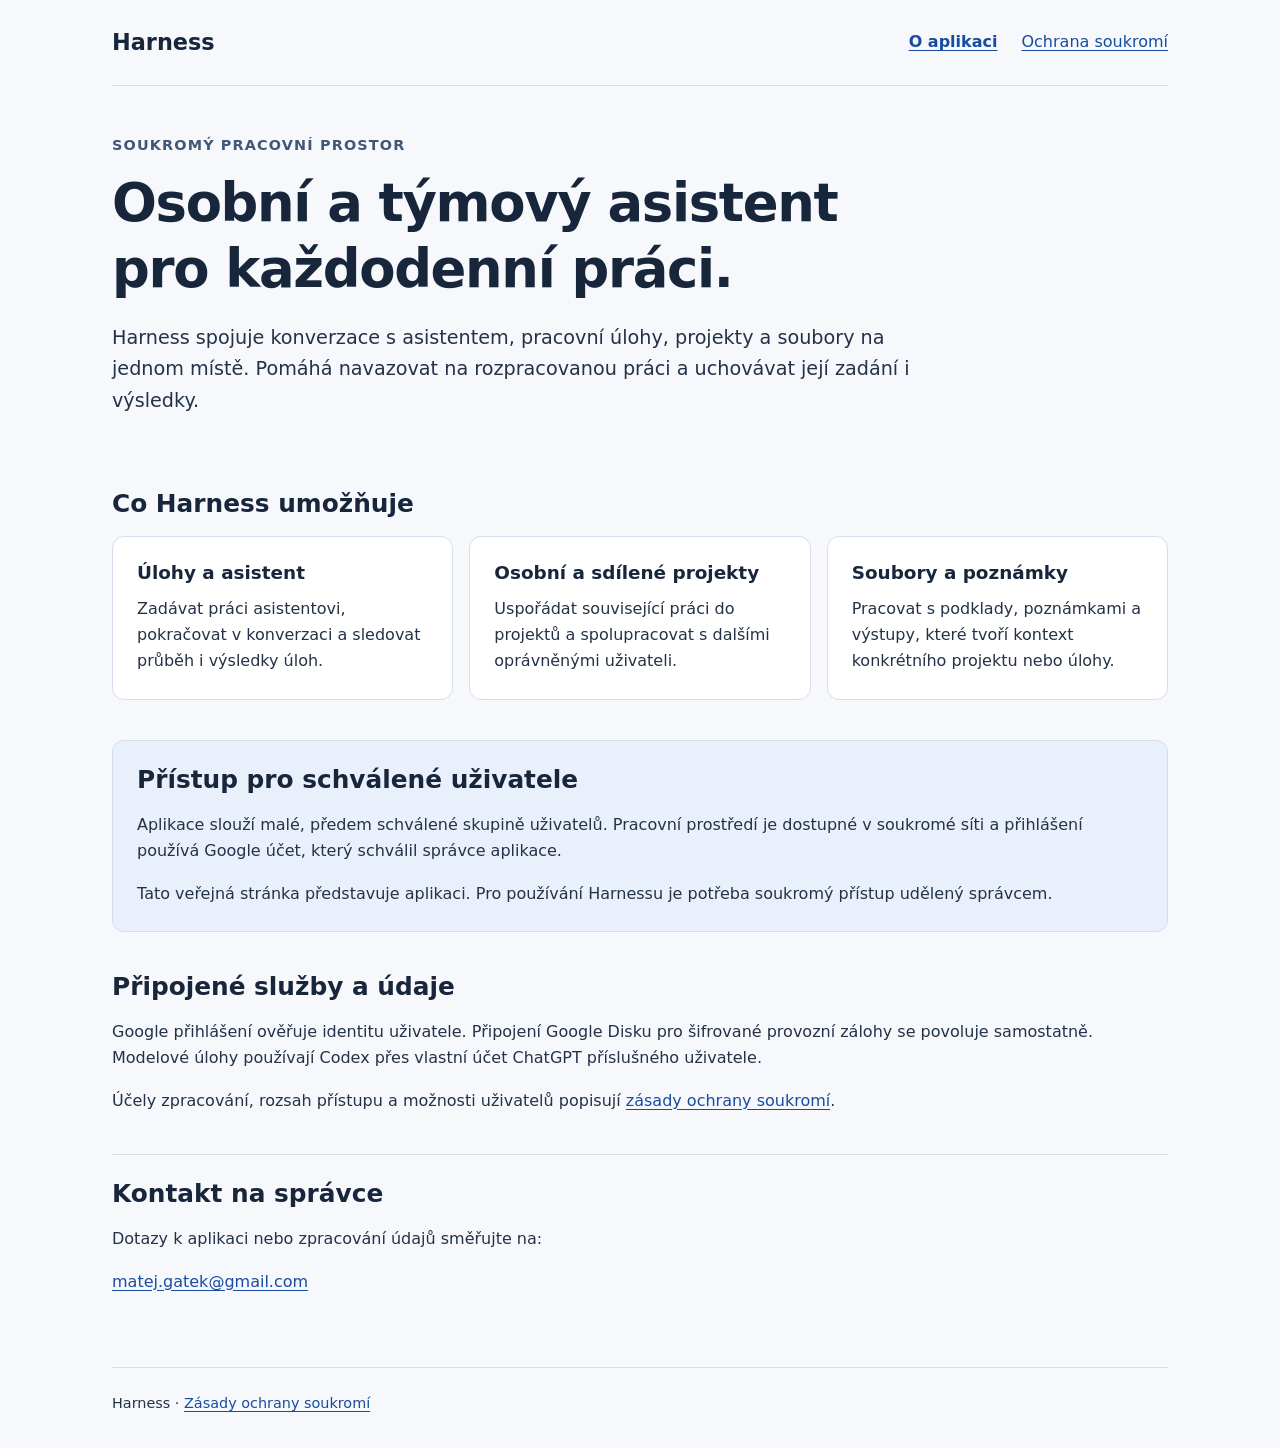
<file: index.html>
<!doctype html>
<html lang="cs">
  <head>
    <meta charset="utf-8">
    <meta name="viewport" content="width=device-width, initial-scale=1">
    <meta name="description" content="Harness je soukromý osobní a týmový asistent pro práci s úlohami, projekty a soubory.">
    <title>Harness — osobní a týmový asistent</title>
    <link rel="stylesheet" href="style.css">
  </head>
  <body>
    <a class="skip-link" href="#obsah">Přejít k obsahu</a>
    <header class="site-header">
      <a class="brand" href="index.html">Harness</a>
      <nav aria-label="Hlavní navigace">
        <a href="index.html" aria-current="page">O aplikaci</a>
        <a href="privacy.html">Ochrana soukromí</a>
      </nav>
    </header>

    <main id="obsah">
      <section class="intro" aria-labelledby="nadpis">
        <p class="eyebrow">Soukromý pracovní prostor</p>
        <h1 id="nadpis">Osobní a týmový asistent pro každodenní práci.</h1>
        <p class="lead">Harness spojuje konverzace s asistentem, pracovní úlohy,
          projekty a soubory na jednom místě. Pomáhá navazovat na rozpracovanou
          práci a uchovávat její zadání i výsledky.</p>
      </section>

      <section aria-labelledby="funkce">
        <h2 id="funkce">Co Harness umožňuje</h2>
        <div class="features">
          <article>
            <h3>Úlohy a asistent</h3>
            <p>Zadávat práci asistentovi, pokračovat v konverzaci a sledovat
              průběh i výsledky úloh.</p>
          </article>
          <article>
            <h3>Osobní a sdílené projekty</h3>
            <p>Uspořádat související práci do projektů a spolupracovat s dalšími
              oprávněnými uživateli.</p>
          </article>
          <article>
            <h3>Soubory a poznámky</h3>
            <p>Pracovat s podklady, poznámkami a výstupy, které tvoří kontext
              konkrétního projektu nebo úlohy.</p>
          </article>
        </div>
      </section>

      <section class="panel" aria-labelledby="pristup">
        <h2 id="pristup">Přístup pro schválené uživatele</h2>
        <p>Aplikace slouží malé, předem schválené skupině uživatelů. Pracovní
          prostředí je dostupné v soukromé síti a přihlášení používá Google účet,
          který schválil správce aplikace.</p>
        <p>Tato veřejná stránka představuje aplikaci. Pro používání Harnessu
          je potřeba soukromý přístup udělený správcem.</p>
      </section>

      <section aria-labelledby="sluzby">
        <h2 id="sluzby">Připojené služby a údaje</h2>
        <p>Google přihlášení ověřuje identitu uživatele. Připojení Google Disku
          pro šifrované provozní zálohy se povoluje samostatně. Modelové úlohy
          používají Codex přes vlastní účet ChatGPT příslušného uživatele.</p>
        <p>Účely zpracování, rozsah přístupu a možnosti uživatelů popisují
          <a href="privacy.html">zásady ochrany soukromí</a>.</p>
      </section>

      <section class="contact" aria-labelledby="kontakt">
        <h2 id="kontakt">Kontakt na správce</h2>
        <p>Dotazy k aplikaci nebo zpracování údajů směřujte na:</p>
        <p><a href="mailto:matej.gatek@gmail.com">matej.gatek@gmail.com</a></p>
      </section>
    </main>

    <footer class="site-footer">
      <p>Harness · <a href="privacy.html">Zásady ochrany soukromí</a></p>
    </footer>
  </body>
</html>
</file>
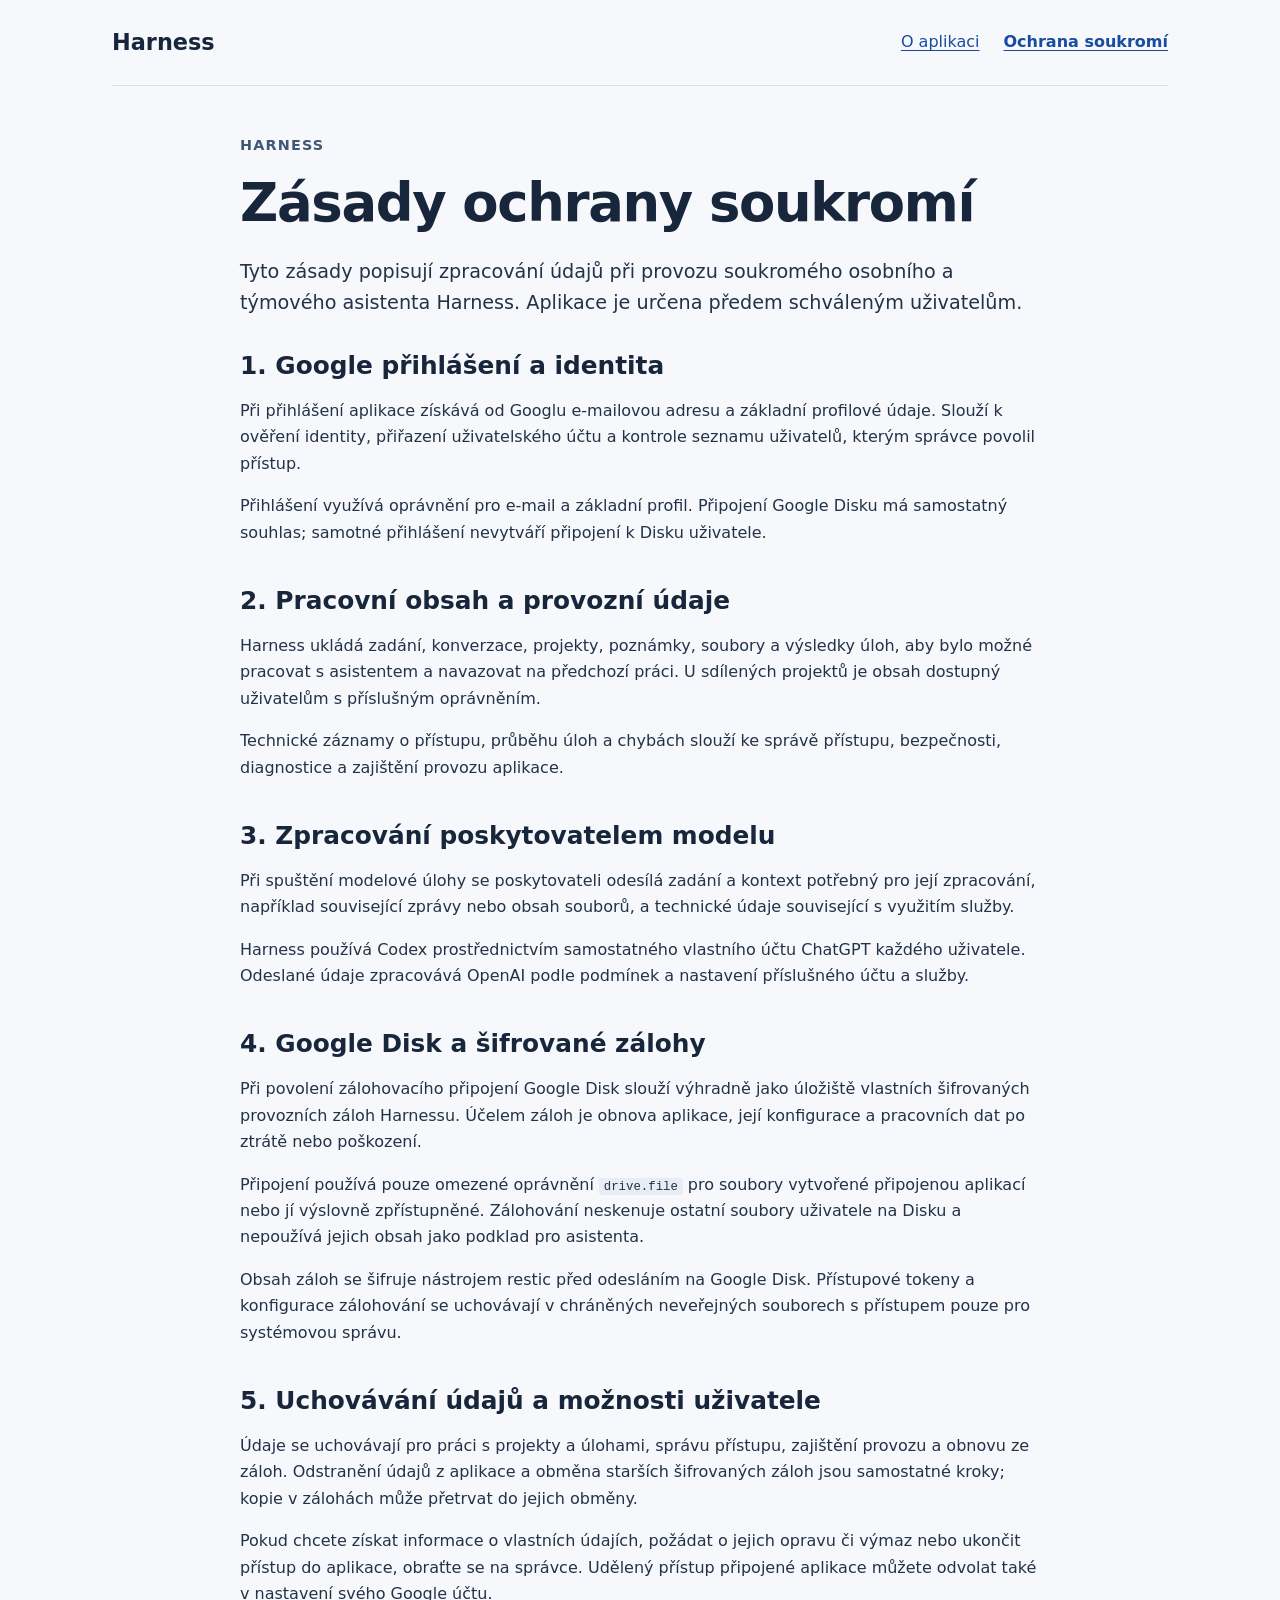
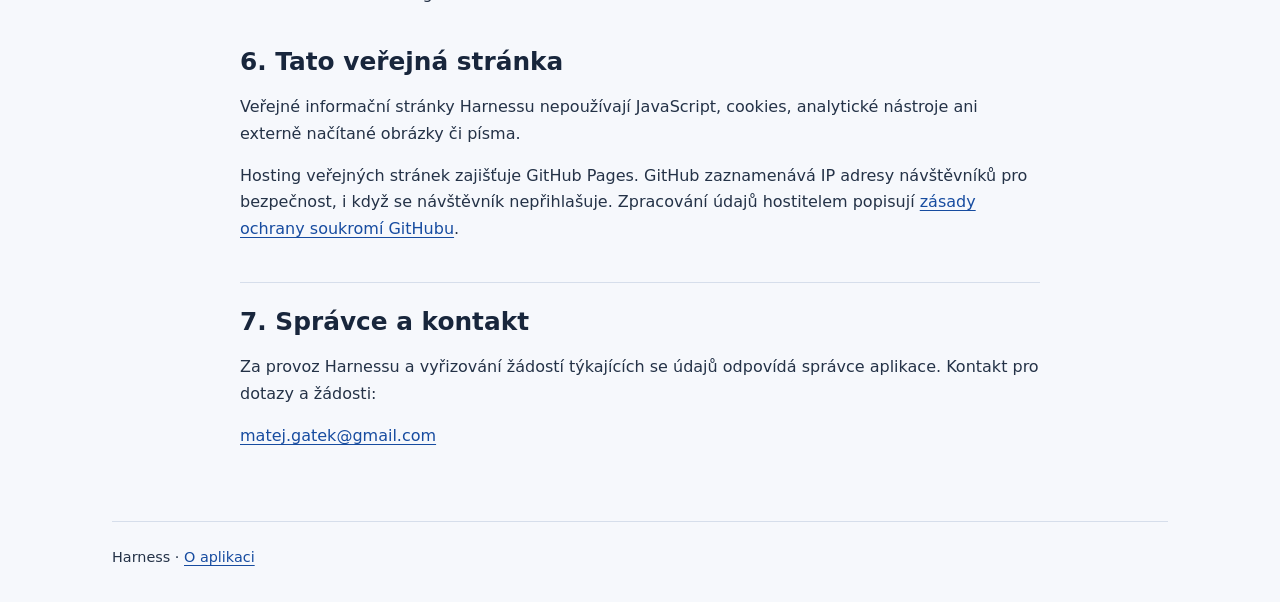
<file: privacy.html>
<!doctype html>
<html lang="cs">
  <head>
    <meta charset="utf-8">
    <meta name="viewport" content="width=device-width, initial-scale=1">
    <meta name="description" content="Jak soukromá aplikace Harness zpracovává údaje při přihlášení, práci s asistentem a provozním zálohování.">
    <title>Zásady ochrany soukromí — Harness</title>
    <link rel="stylesheet" href="style.css">
  </head>
  <body>
    <a class="skip-link" href="#obsah">Přejít k obsahu</a>
    <header class="site-header">
      <a class="brand" href="index.html">Harness</a>
      <nav aria-label="Hlavní navigace">
        <a href="index.html">O aplikaci</a>
        <a href="privacy.html" aria-current="page">Ochrana soukromí</a>
      </nav>
    </header>

    <main id="obsah" class="prose">
      <div class="intro">
        <p class="eyebrow">Harness</p>
        <h1>Zásady ochrany soukromí</h1>
        <p class="lead">Tyto zásady popisují zpracování údajů při provozu
          soukromého osobního a týmového asistenta Harness. Aplikace je určena
          předem schváleným uživatelům.</p>
      </div>

      <section aria-labelledby="identity">
        <h2 id="identity">1. Google přihlášení a identita</h2>
        <p>Při přihlášení aplikace získává od Googlu e-mailovou adresu a základní
          profilové údaje. Slouží k ověření identity, přiřazení uživatelského
          účtu a kontrole seznamu uživatelů, kterým správce povolil přístup.</p>
        <p>Přihlášení využívá oprávnění pro e-mail a základní profil. Připojení
          Google Disku má samostatný souhlas; samotné přihlášení nevytváří
          připojení k Disku uživatele.</p>
      </section>

      <section aria-labelledby="prace">
        <h2 id="prace">2. Pracovní obsah a provozní údaje</h2>
        <p>Harness ukládá zadání, konverzace, projekty, poznámky, soubory a
          výsledky úloh, aby bylo možné pracovat s asistentem a navazovat na
          předchozí práci. U sdílených projektů je obsah dostupný uživatelům
          s příslušným oprávněním.</p>
        <p>Technické záznamy o přístupu, průběhu úloh a chybách slouží ke správě
          přístupu, bezpečnosti, diagnostice a zajištění provozu aplikace.</p>
      </section>

      <section aria-labelledby="modely">
        <h2 id="modely">3. Zpracování poskytovatelem modelu</h2>
        <p>Při spuštění modelové úlohy se poskytovateli odesílá zadání a kontext
          potřebný pro její zpracování, například související zprávy nebo obsah
          souborů, a technické údaje související s využitím služby.</p>
        <p>Harness používá Codex prostřednictvím samostatného vlastního účtu
          ChatGPT každého uživatele. Odeslané údaje zpracovává OpenAI podle
          podmínek a nastavení příslušného účtu a služby.</p>
      </section>

      <section aria-labelledby="zalohy">
        <h2 id="zalohy">4. Google Disk a šifrované zálohy</h2>
        <p>Při povolení zálohovacího připojení Google Disk slouží výhradně jako
          úložiště vlastních šifrovaných provozních záloh Harnessu. Účelem záloh
          je obnova aplikace, její konfigurace a pracovních dat po ztrátě nebo
          poškození.</p>
        <p>Připojení používá pouze omezené oprávnění <code>drive.file</code> pro
          soubory vytvořené připojenou aplikací nebo jí výslovně zpřístupněné.
          Zálohování neskenuje ostatní soubory uživatele na Disku a nepoužívá
          jejich obsah jako podklad pro asistenta.</p>
        <p>Obsah záloh se šifruje nástrojem restic před odesláním na Google Disk.
          Přístupové tokeny a konfigurace zálohování se uchovávají v chráněných
          neveřejných souborech s přístupem pouze pro systémovou správu.</p>
      </section>

      <section aria-labelledby="uchovavani">
        <h2 id="uchovavani">5. Uchovávání údajů a možnosti uživatele</h2>
        <p>Údaje se uchovávají pro práci s projekty a úlohami, správu přístupu,
          zajištění provozu a obnovu ze záloh. Odstranění údajů z aplikace a
          obměna starších šifrovaných záloh jsou samostatné kroky; kopie v
          zálohách může přetrvat do jejich obměny.</p>
        <p>Pokud chcete získat informace o vlastních údajích, požádat o jejich
          opravu či výmaz nebo ukončit přístup do aplikace, obraťte se na
          správce. Udělený přístup připojené aplikace můžete odvolat také
          v nastavení svého Google účtu.</p>
      </section>

      <section aria-labelledby="verejny-web">
        <h2 id="verejny-web">6. Tato veřejná stránka</h2>
        <p>Veřejné informační stránky Harnessu nepoužívají JavaScript, cookies,
          analytické nástroje ani externě načítané obrázky či písma.</p>
        <p>Hosting veřejných stránek zajišťuje GitHub Pages. GitHub zaznamenává
          IP adresy návštěvníků pro bezpečnost, i když se návštěvník
          nepřihlašuje. Zpracování údajů hostitelem popisují
          <a href="https://docs.github.com/en/site-policy/privacy-policies/github-general-privacy-statement">zásady ochrany soukromí GitHubu</a>.</p>
      </section>

      <section class="contact" aria-labelledby="kontakt">
        <h2 id="kontakt">7. Správce a kontakt</h2>
        <p>Za provoz Harnessu a vyřizování žádostí týkajících se údajů odpovídá
          správce aplikace. Kontakt pro dotazy a žádosti:</p>
        <p><a href="mailto:matej.gatek@gmail.com">matej.gatek@gmail.com</a></p>
      </section>
    </main>

    <footer class="site-footer">
      <p>Harness · <a href="index.html">O aplikaci</a></p>
    </footer>
  </body>
</html>
</file>
<file: style.css>
:root {
  color-scheme: light;
  font-family: system-ui, -apple-system, BlinkMacSystemFont, "Segoe UI", sans-serif;
  color: #243247;
  background: #f6f8fc;
  line-height: 1.65;
  font-size: 100%;
}

* {
  box-sizing: border-box;
}

body {
  margin: 0;
}

a {
  color: #174ca0;
  text-underline-offset: 0.2em;
}

a:hover {
  color: #0b2f69;
}

a:focus-visible {
  outline: 3px solid #174ca0;
  outline-offset: 4px;
  border-radius: 2px;
}

.skip-link {
  position: absolute;
  top: -5rem;
  left: 1rem;
  z-index: 1;
  padding: 0.6rem 1rem;
  background: #fff;
}

.skip-link:focus {
  top: 1rem;
}

.site-header,
main,
.site-footer {
  width: min(100% - 3rem, 66rem);
  margin-inline: auto;
}

.site-header {
  display: flex;
  flex-wrap: wrap;
  align-items: center;
  justify-content: space-between;
  gap: 0.75rem 2rem;
  padding-block: 1.5rem;
  border-bottom: 1px solid #d6deeb;
}

.brand {
  font-size: 1.4rem;
  font-weight: 750;
  color: #18263c;
  text-decoration: none;
}

nav {
  display: flex;
  flex-wrap: wrap;
  gap: 0.5rem 1.5rem;
}

nav a {
  padding-block: 0.25rem;
}

nav a[aria-current="page"] {
  font-weight: 700;
}

main {
  padding-block: 2rem;
}

.intro {
  max-width: 52rem;
  padding-block: 1rem 2rem;
}

.eyebrow {
  margin: 0 0 0.75rem;
  color: #415777;
  font-size: 0.9rem;
  font-weight: 700;
  letter-spacing: 0.08em;
  text-transform: uppercase;
}

h1,
h2,
h3 {
  color: #18263c;
  line-height: 1.25;
}

h1 {
  margin-block: 0 1.25rem;
  font-size: clamp(2rem, 5vw, 3.3rem);
  letter-spacing: -0.025em;
}

h2 {
  margin-block: 0 1rem;
  font-size: 1.55rem;
}

h3 {
  margin-block: 0 0.75rem;
  font-size: 1.15rem;
}

p {
  margin-block: 0 1rem;
}

p:last-child {
  margin-bottom: 0;
}

.lead {
  font-size: 1.2rem;
}

section {
  margin-block: 0 2.5rem;
}

.features {
  display: grid;
  grid-template-columns: repeat(3, minmax(0, 1fr));
  gap: 1rem;
}

.features article,
.panel {
  padding: 1.5rem;
  border: 1px solid #d6deeb;
  border-radius: 0.75rem;
  background: #fff;
}

.panel {
  background: #eaf0fb;
}

.contact {
  padding-top: 1.5rem;
  border-top: 1px solid #d6deeb;
}

.placeholder {
  display: inline-block;
  max-width: 100%;
  overflow-wrap: anywhere;
  padding: 0.35rem 0.75rem;
  border: 2px solid #966000;
  border-radius: 0.35rem;
  color: #634000;
  background: #fff1cc;
}

.prose {
  max-width: 50rem;
}

code {
  padding: 0.1rem 0.3rem;
  border-radius: 0.2rem;
  background: #e7ecf5;
  font-size: 0.95em;
}

.site-footer {
  padding-block: 1.5rem 2rem;
  border-top: 1px solid #d6deeb;
  font-size: 0.9rem;
}

@media (max-width: 45rem) {
  .features {
    grid-template-columns: 1fr;
  }
}

@media (max-width: 30rem) {
  .site-header,
  main,
  .site-footer {
    width: calc(100% - 2rem);
  }

  .features article,
  .panel {
    padding: 1.25rem;
  }
}
</file>
